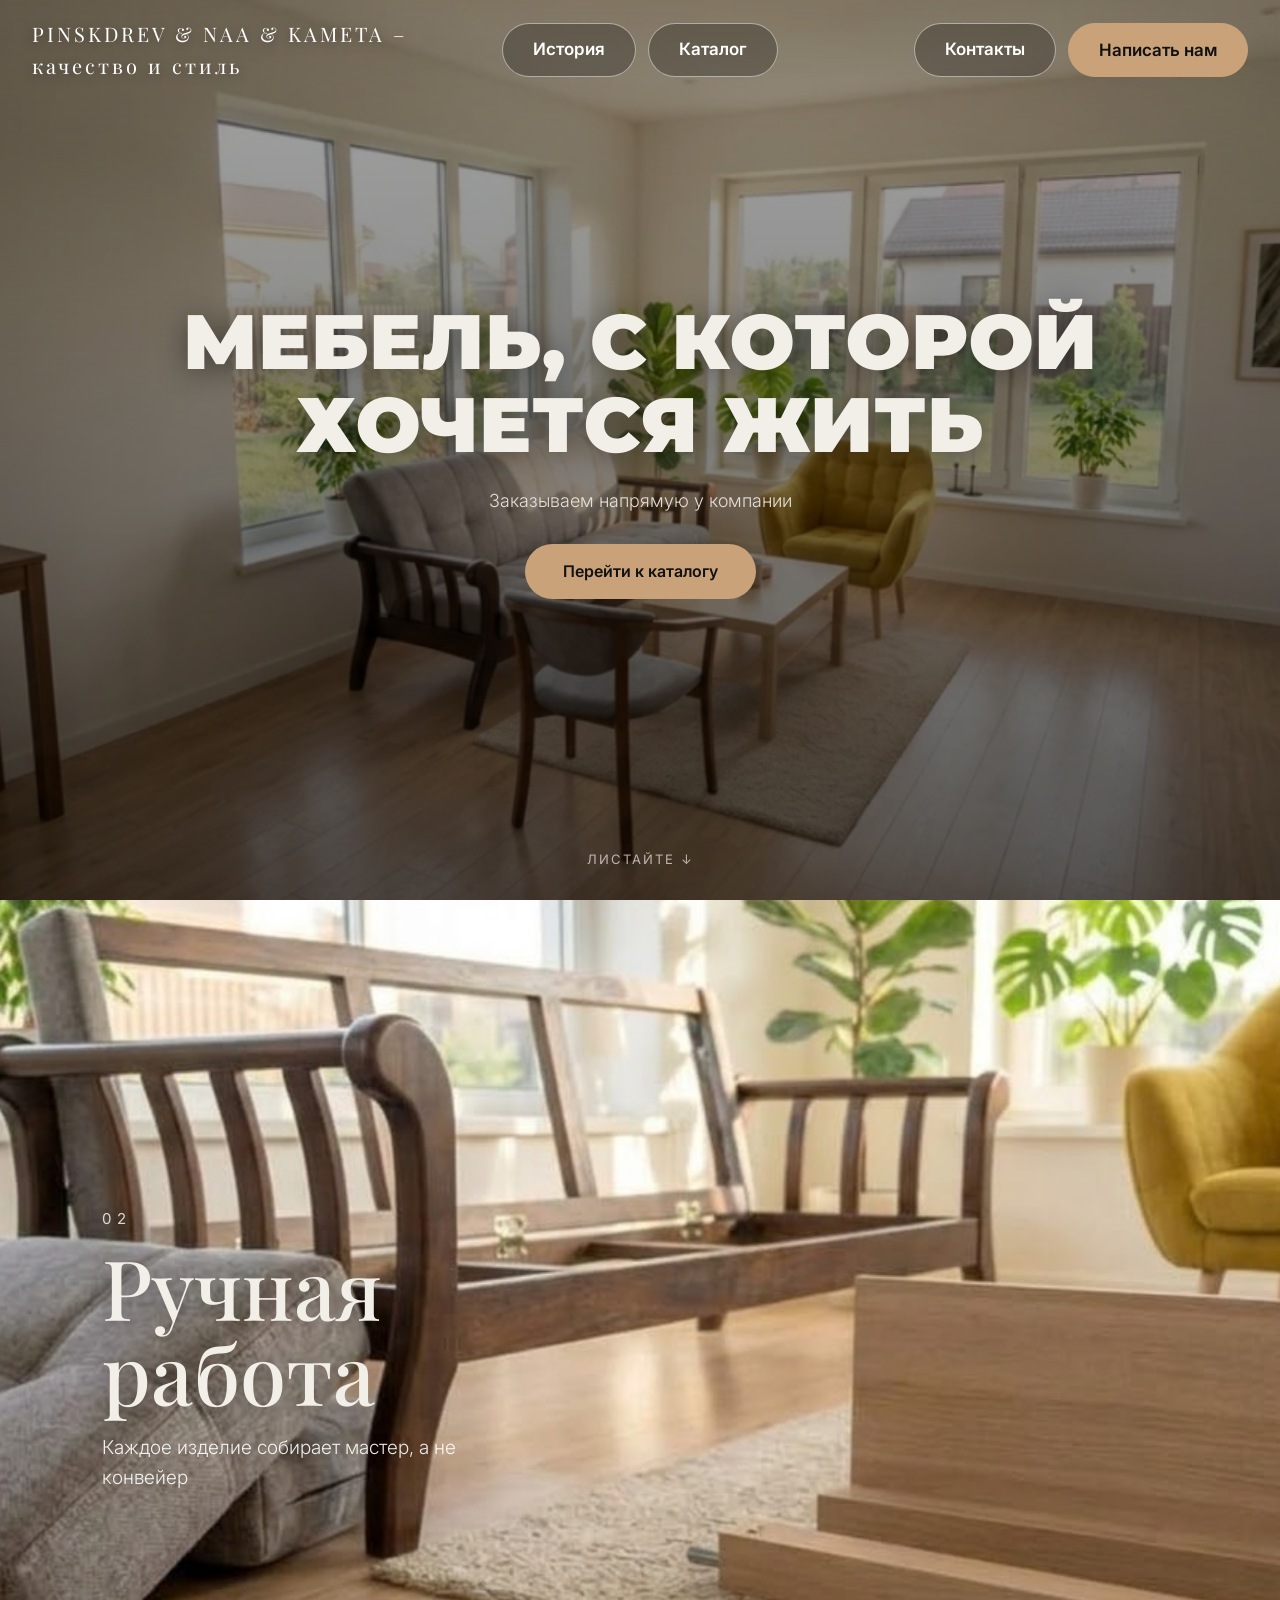
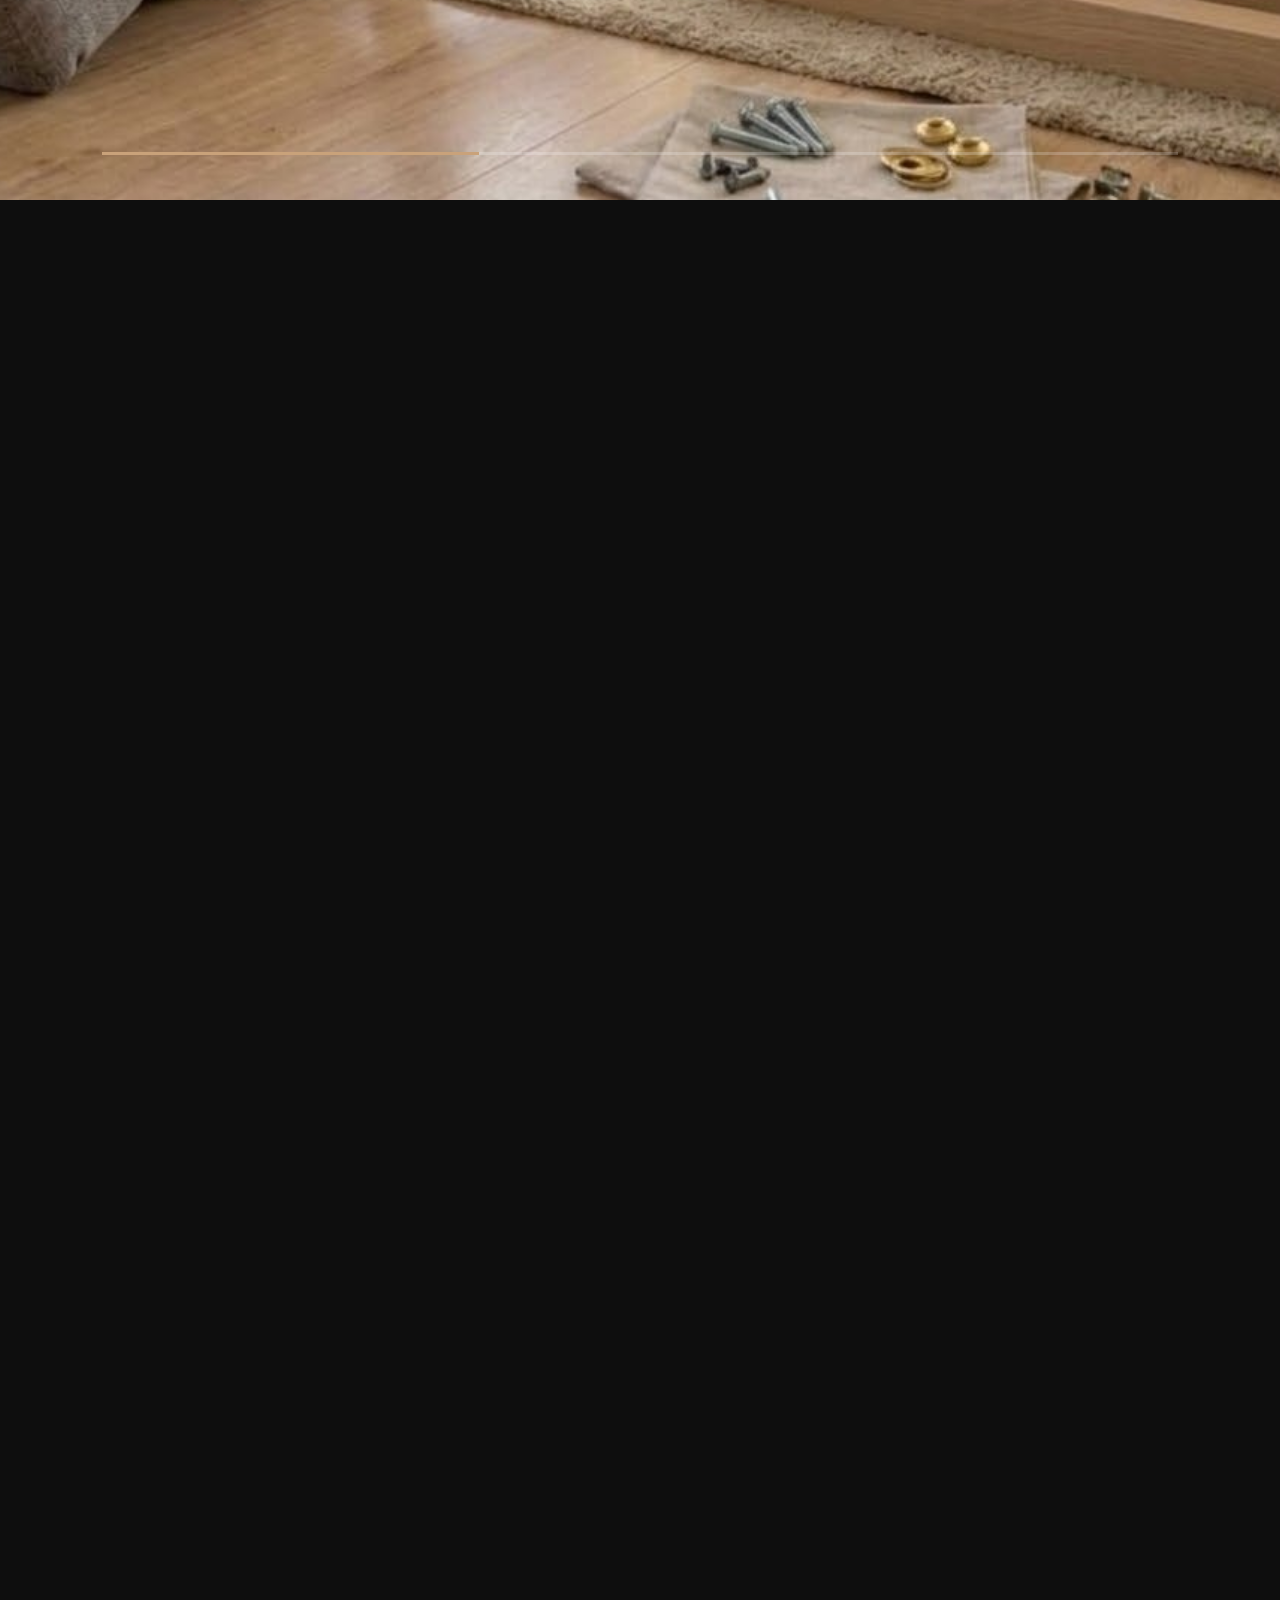
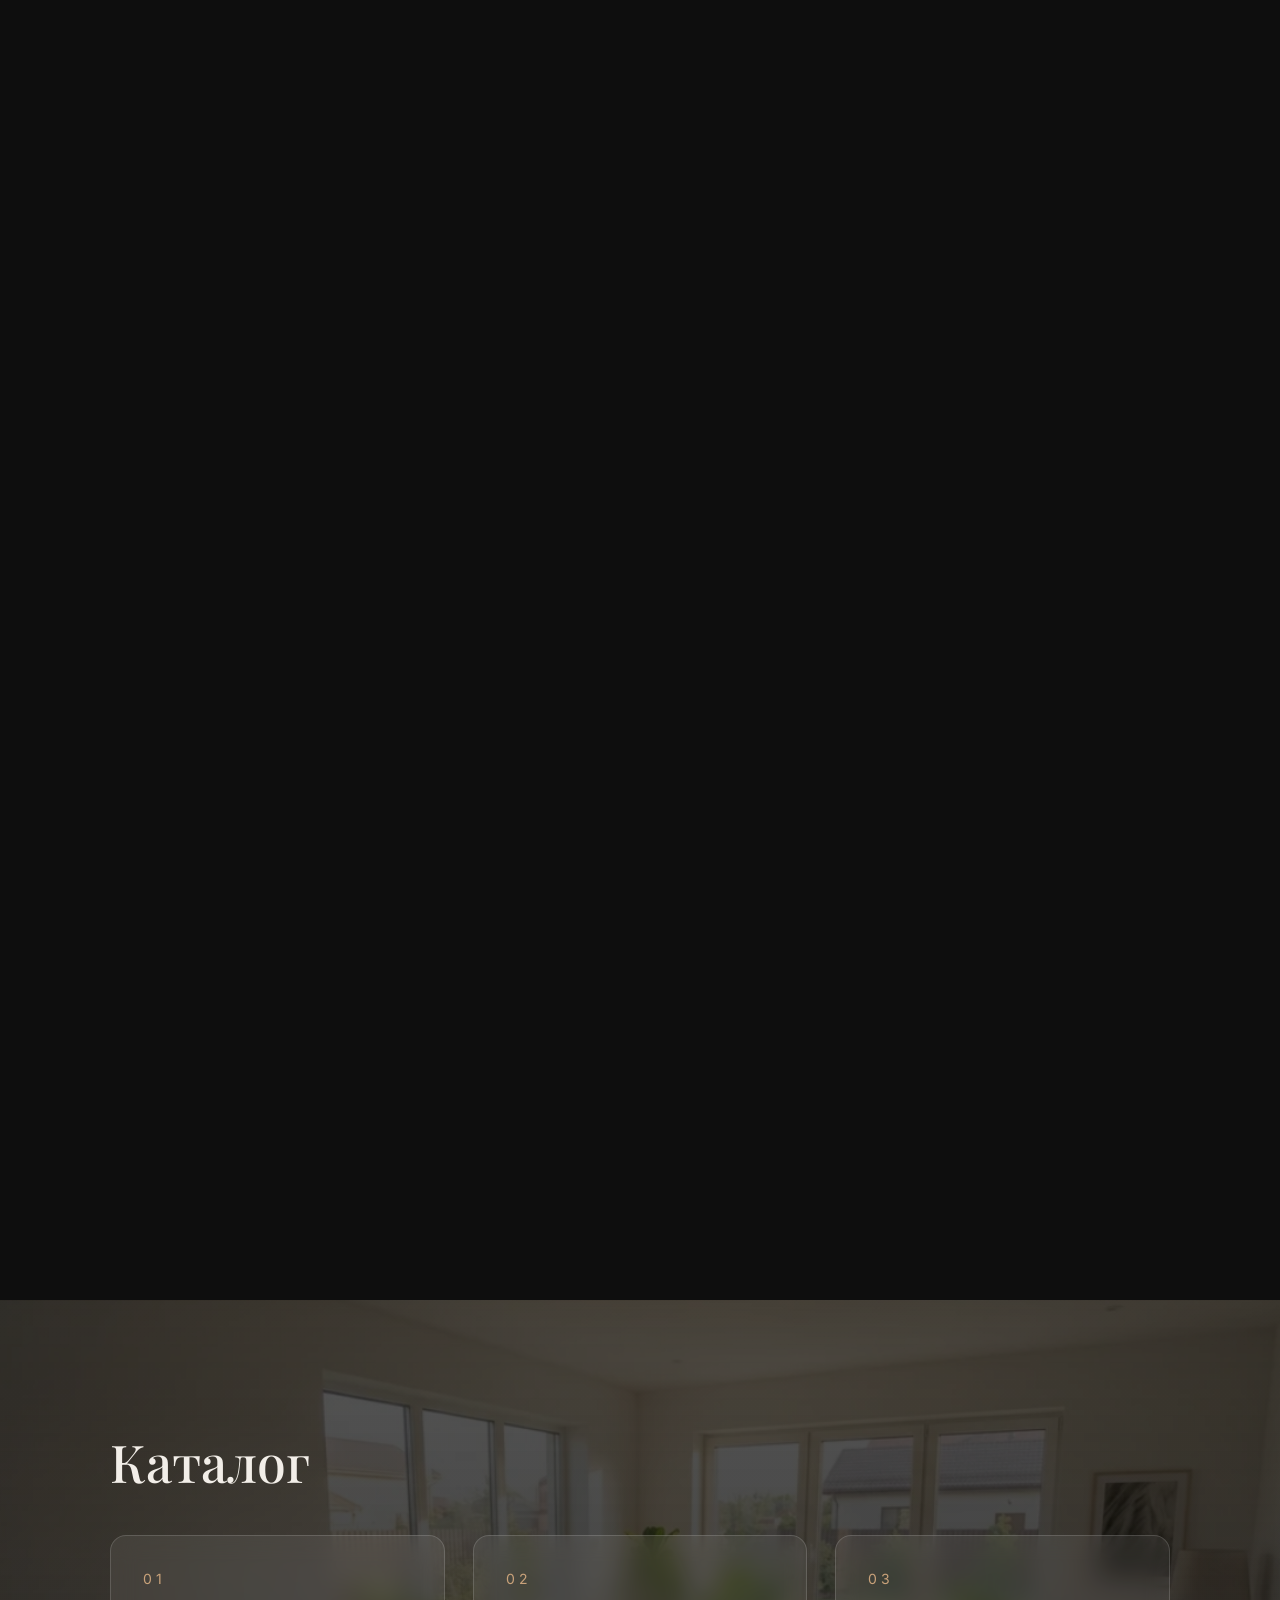
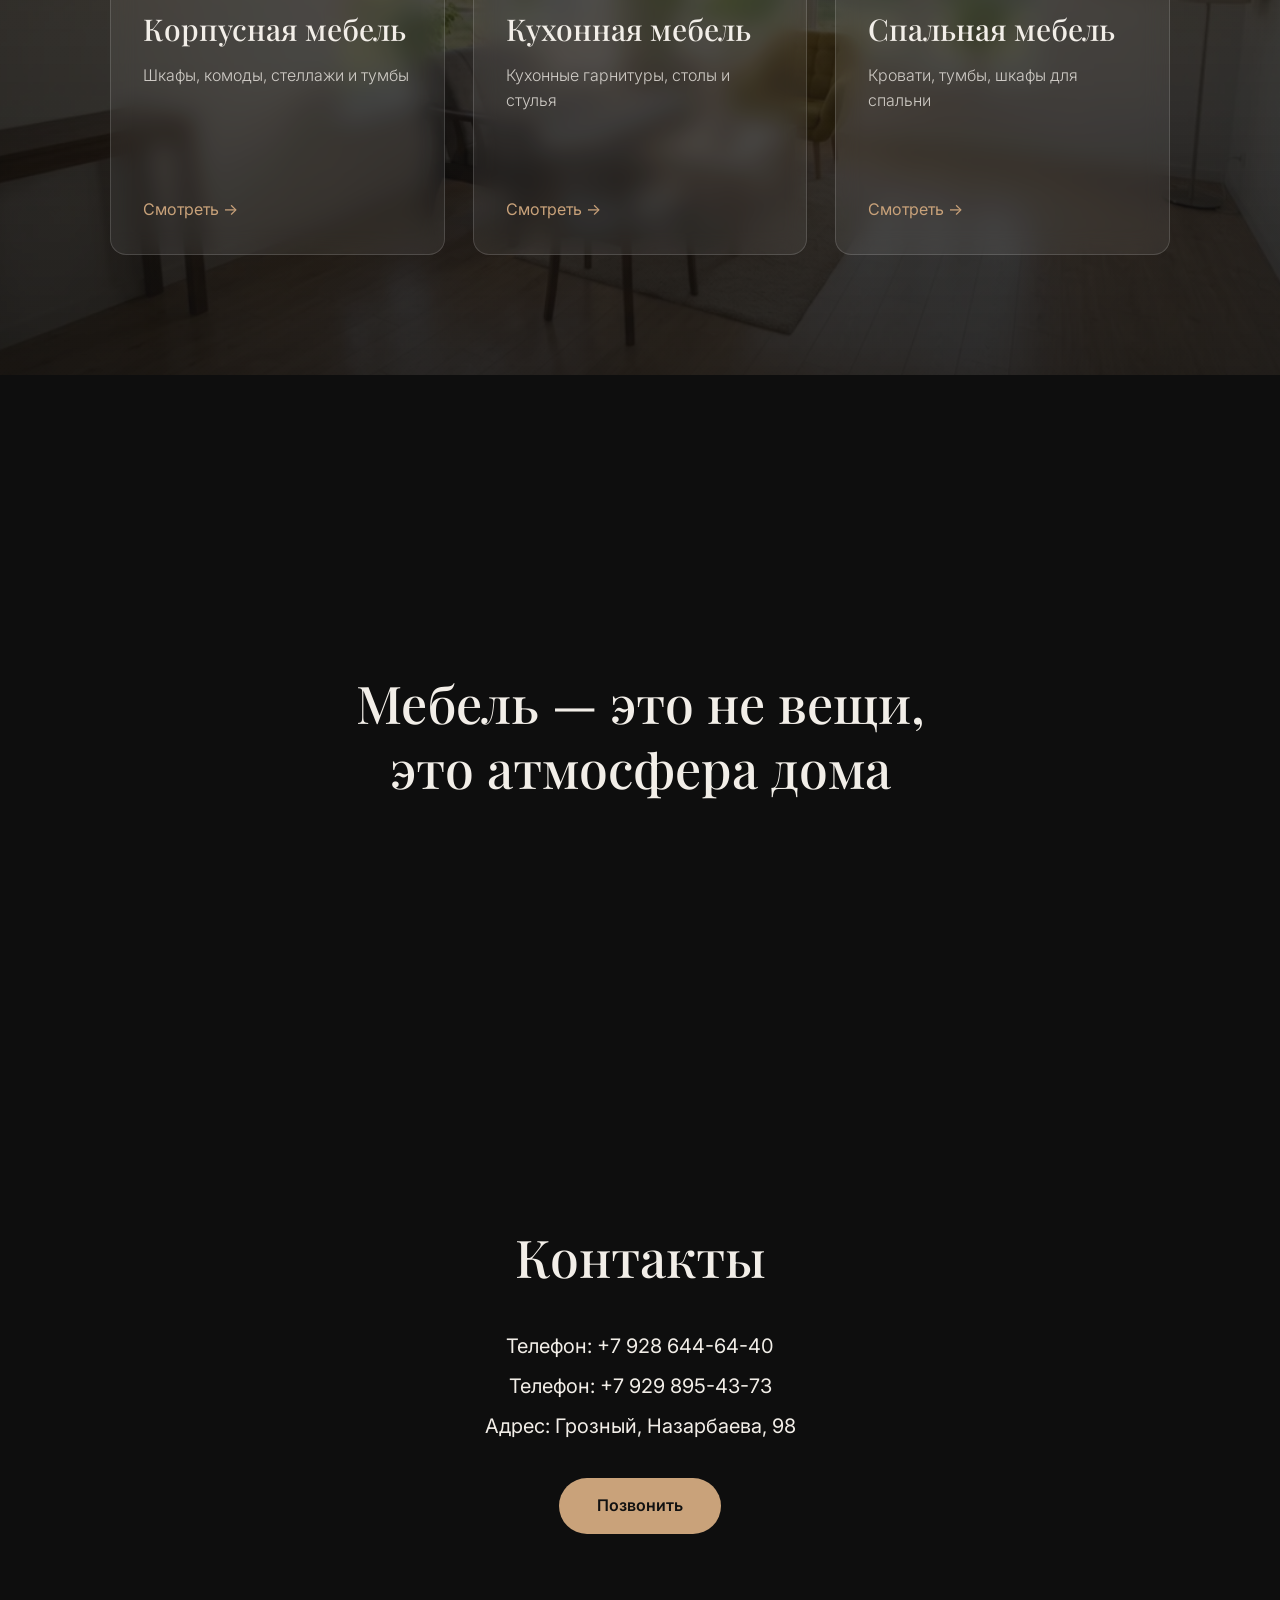
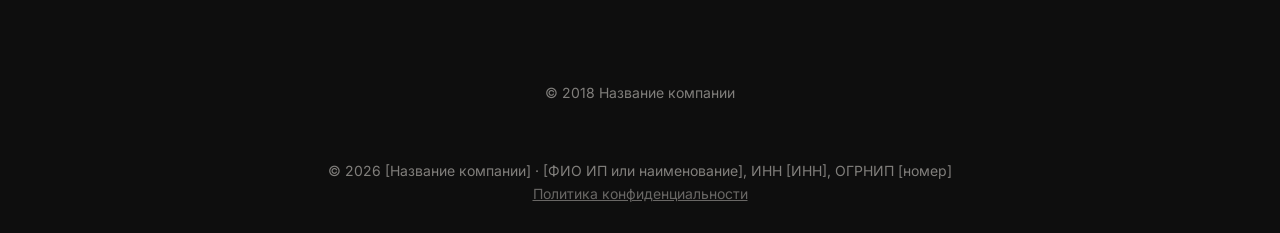
<file: index.html>
<!DOCTYPE html>
<html lang="ru">
<head>
  <meta charset="UTF-8">
  <meta name="viewport" content="width=device-width, initial-scale=1.0">
  <title>Белорусская мебель & NAA & KAMETA</title>
  <link rel="preconnect" href="https://fonts.googleapis.com">
 <link href="https://fonts.googleapis.com/css2?family=Inter:wght@300;400;600&family=Playfair+Display:wght@500;700;900&family=Unbounded:wght@500;700;900&family=Montserrat:wght@800;900&family=Oswald:wght@600;700&display=swap" rel="stylesheet">
  <link rel="stylesheet" href="css/style.css">
</head>
<script src="js/chat.js"></script>
<body>

  <header class="header" id="header">
  <div class="header__inner">
    <a href="#" class="logo">PINSKDREV & NAA & KAMETA – качество и стиль</a>
    <nav class="nav">
      <a href="#story">История</a>
      <a href="#catalog">Каталог</a>
    </nav>
    <a href="#contacts" class="header__btn">Контакты</a>
  </div>
</header>

  <!-- 1. Главный экран с видео -->
  <section class="hero">
    <img class="hero__video" src="images/hero.jpg" alt="Мебель на заказ">
    <div class="hero__overlay"></div>
    <div class="hero__content">
      <h1>Мебель, c которой<br>хочется жить</h1>
      <p>Заказываем напрямую у компании</p>
      <a href="#contacts" class="btn">Перейти к каталогу</a>
    </div>
    <div class="scroll-hint">листайте ↓</div>
  </section>

  <!-- 2. Видео, которое идёт за прокруткой -->
  <section class="scrub" id="story">
  <div class="scrub__sticky">

    <div class="slide">
      <img src="images/story1.jpg" alt="">
      <div class="slide__shade"></div>
      <div class="chapter">
        <span>01</span>
        <h2>Натуральное дерево</h2>
        <p>Только проверенные материалы, которые служат десятилетиями</p>
      </div>
    </div>

    <div class="slide">
      <img src="images/story2.jpg" alt="">
      <div class="slide__shade"></div>
      <div class="chapter">
        <span>02</span>
        <h2>Ручная работа</h2>
        <p>Каждое изделие собирает мастер, а не конвейер</p>
      </div>
    </div>

    <div class="slide">
      <img src="images/story3.jpg" alt="">
      <div class="slide__shade"></div>
      <div class="chapter">
        <span>03</span>
        <h2>Под ваш интерьер</h2>
        <p>Размер, цвет и форма подбираются именно для вашего дома</p>
      </div>
    </div>

    <div class="slide">
      <img src="images/story4.jpg" alt="">
      <div class="slide__shade"></div>
      <div class="chapter">
        <span>04</span>
        <h2>Стиль - основа атмосферы</h2>
        <p>Размер, цвет и форма подбираются именно для вашего дома</p>
      </div>
    </div>

    <div class="scrub__bar"><i></i></div>
  </div>
</section>

  <!-- 3. Каталог -->
  <section class="catalog" id="catalog">
  <div class="container">
    <h2 class="reveal">Каталог</h2>
    <div class="cat-grid" id="cat-grid"></div>
  </div>
</section>

  <!-- 4. Параллакс-полоса -->
  <section class="parallax">
    <h2 class="reveal">Мебель — это не вещи,<br>это атмосфера дома</h2>
  </section>

  <!-- 5. Контакты -->
  <section class="contacts" id="contacts">
    <div class="container">
      <h2 class="reveal">Контакты</h2>
      <p class="reveal">Телефон: +7 928 644-64-40</p>
      <p class="reveal">Телефон: +7 929 895-43-73</p>
      <p class="reveal">Адрес: Грозный, Назарбаева, 98</p>
      <a href="tel:+70000000000" class="btn reveal">Позвонить</a>
    </div>
  </section>

  <footer class="footer">
    <p>© 2018 Название компании</p>
  </footer>

    <script src="js/products.js"></script>
  <script src="js/shop.js"></script>
  <script src="js/script.js"></script>
  <script src="js/chat.js"></script>
</body>
</html>

<footer class="footer">
  <p>© 2026 [Название компании] · [ФИО ИП или наименование], ИНН [ИНН], ОГРНИП [номер]</p>
  <p><a href="privacy.html">Политика конфиденциальности</a></p>
</footer>
</file>
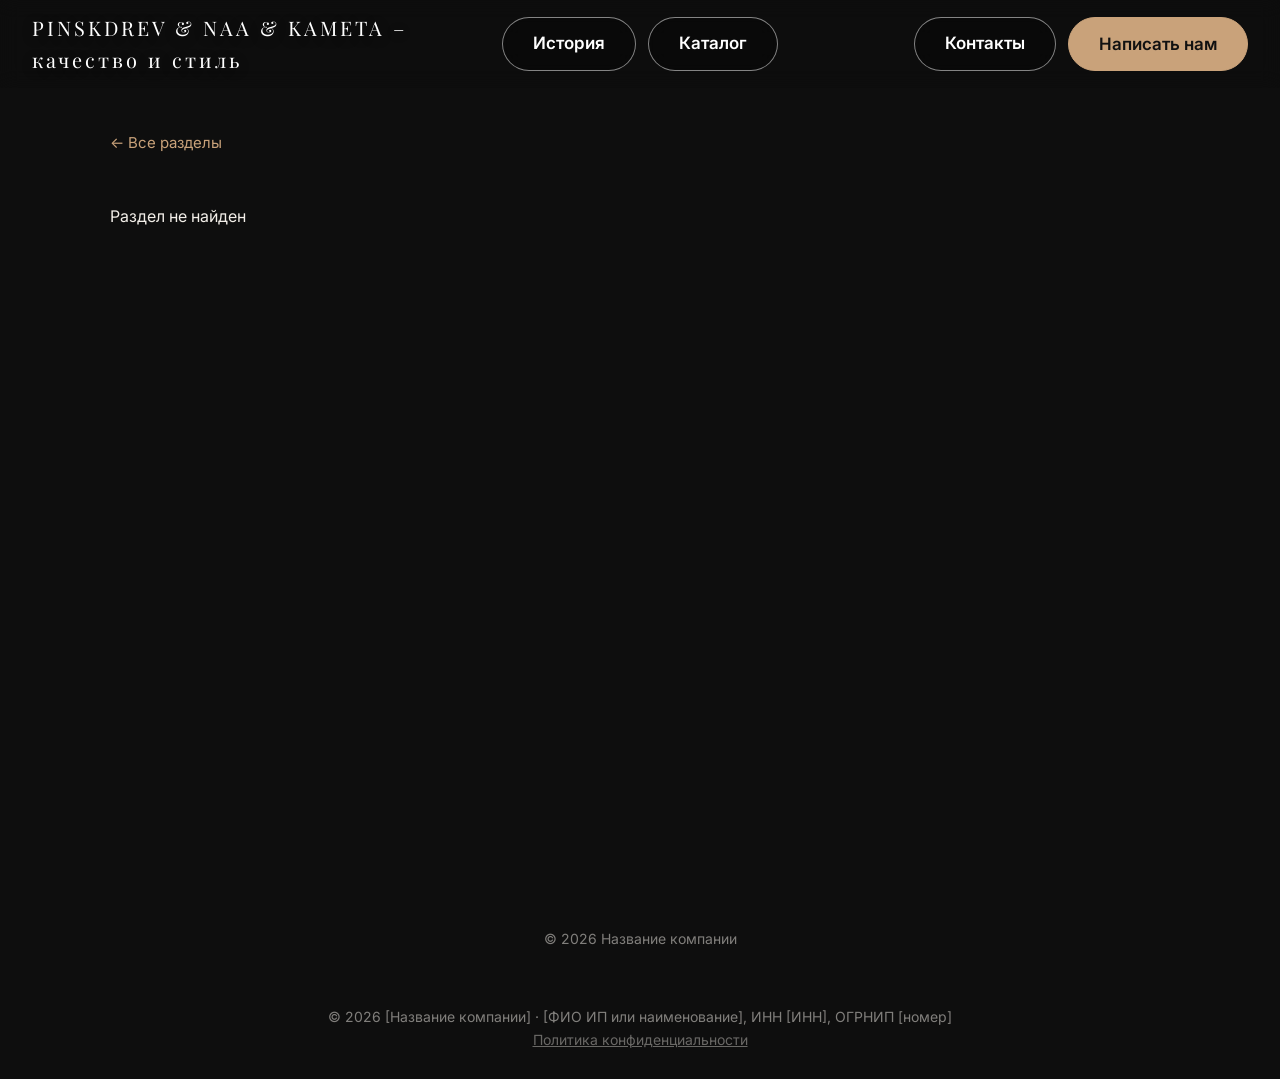
<file: category.html>
<!DOCTYPE html>
<html lang="ru">
<head>
  <meta charset="UTF-8">
  <meta name="viewport" content="width=device-width, initial-scale=1.0">
  <title>Каталог</title>
  <link rel="preconnect" href="https://fonts.googleapis.com">
  <link href="https://fonts.googleapis.com/css2?family=Inter:wght@300;400;600&family=Playfair+Display:wght@500;700&display=swap" rel="stylesheet">
  <link rel="stylesheet" href="css/style.css">
</head>
<script src="js/chat.js"></script>
<body>
  <header class="header scrolled">
  <div class="header__inner">
    <a href="index.html" class="logo">PINSKDREV & NAA & KAMETA – качество и стиль</a>
    <nav class="nav">
      <a href="index.html#story">История</a>
      <a href="index.html#catalog">Каталог</a>
    </nav>
    <a href="index.html#contacts" class="header__btn">Контакты</a>
  </div>
</header>

  <main class="page">
    <div class="container">
      <a class="back" href="index.html#catalog">← Все разделы</a>
      <h1 id="cat-title"></h1>
      <p id="cat-desc" class="page__lead"></p>
      <div class="product-grid" id="products"></div>
    </div>
  </main>

  <footer class="footer"><p>© 2026 Название компании</p></footer>

  <script src="js/products.js"></script>
  <script src="js/shop.js"></script>
</body>
</html>

<footer class="footer">
  <p>© 2026 [Название компании] · [ФИО ИП или наименование], ИНН [ИНН], ОГРНИП [номер]</p>
  <p><a href="privacy.html">Политика конфиденциальности</a></p>
</footer>
</file>
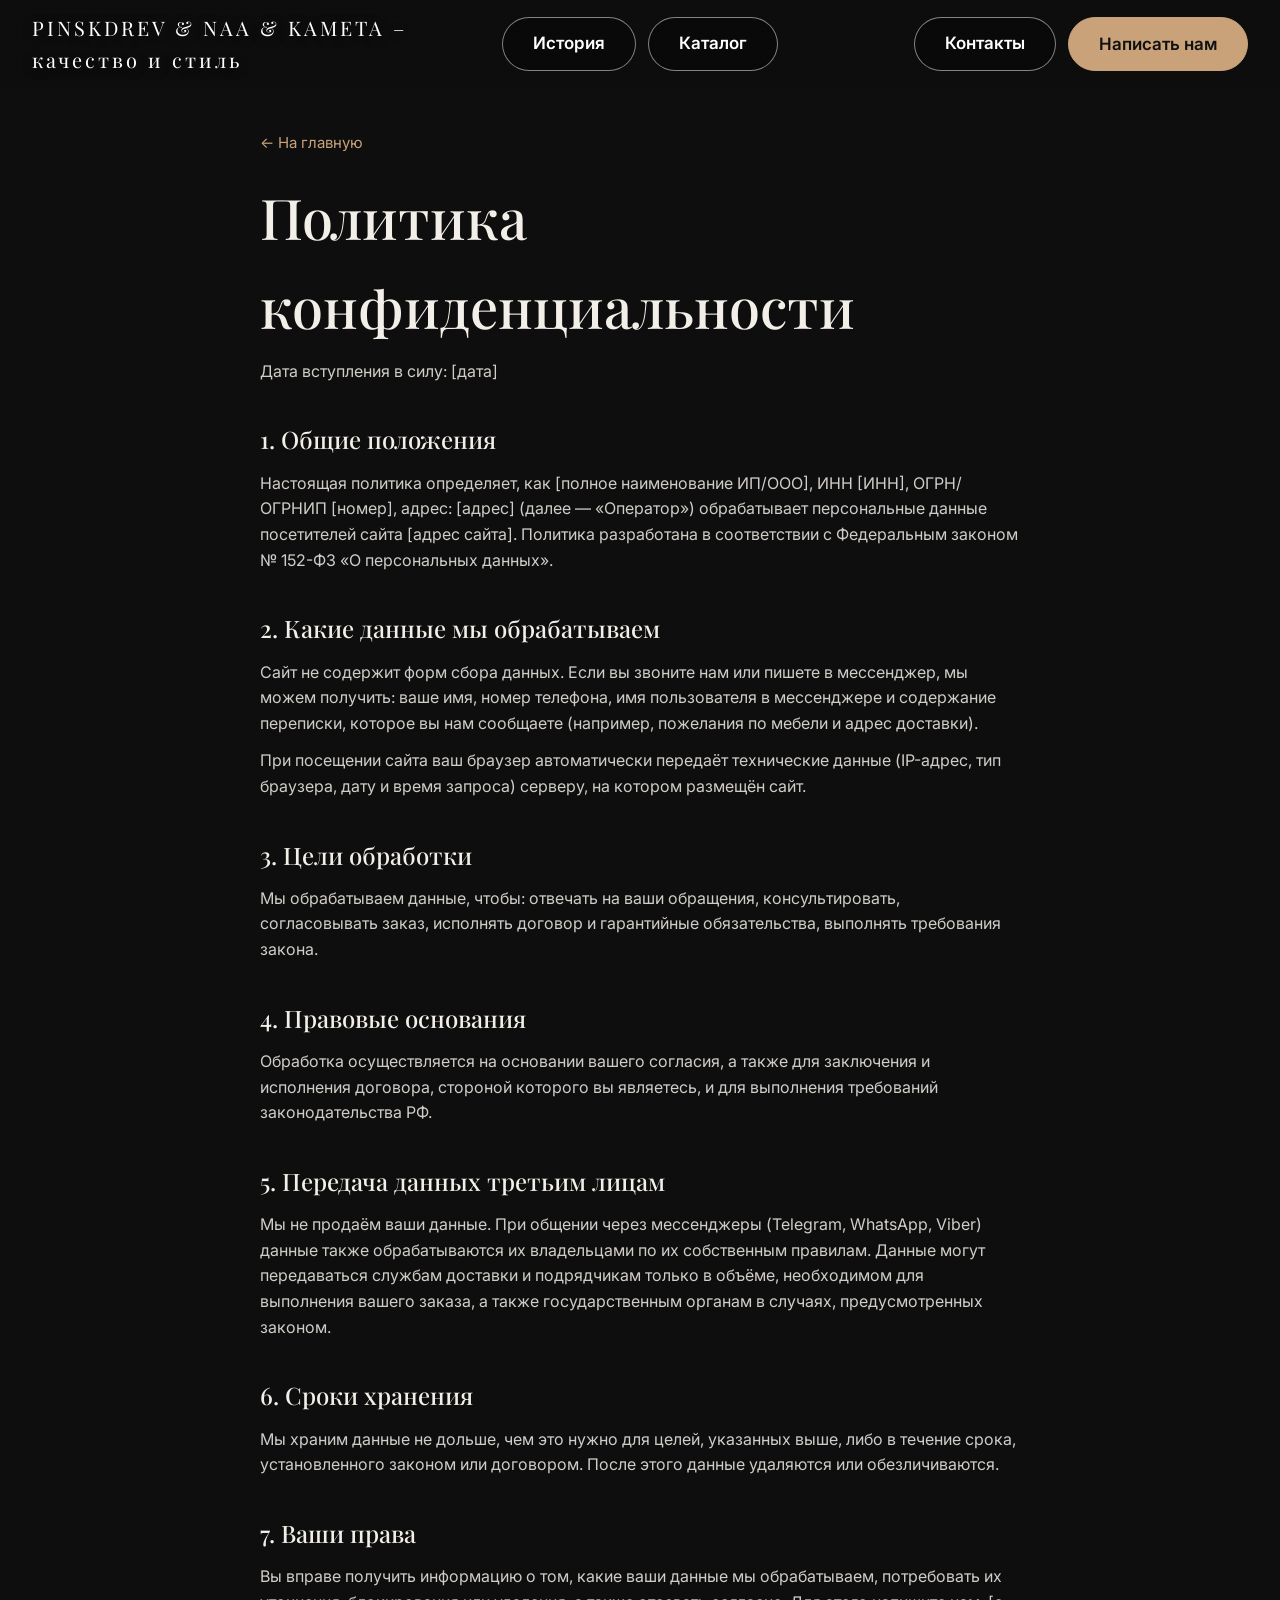
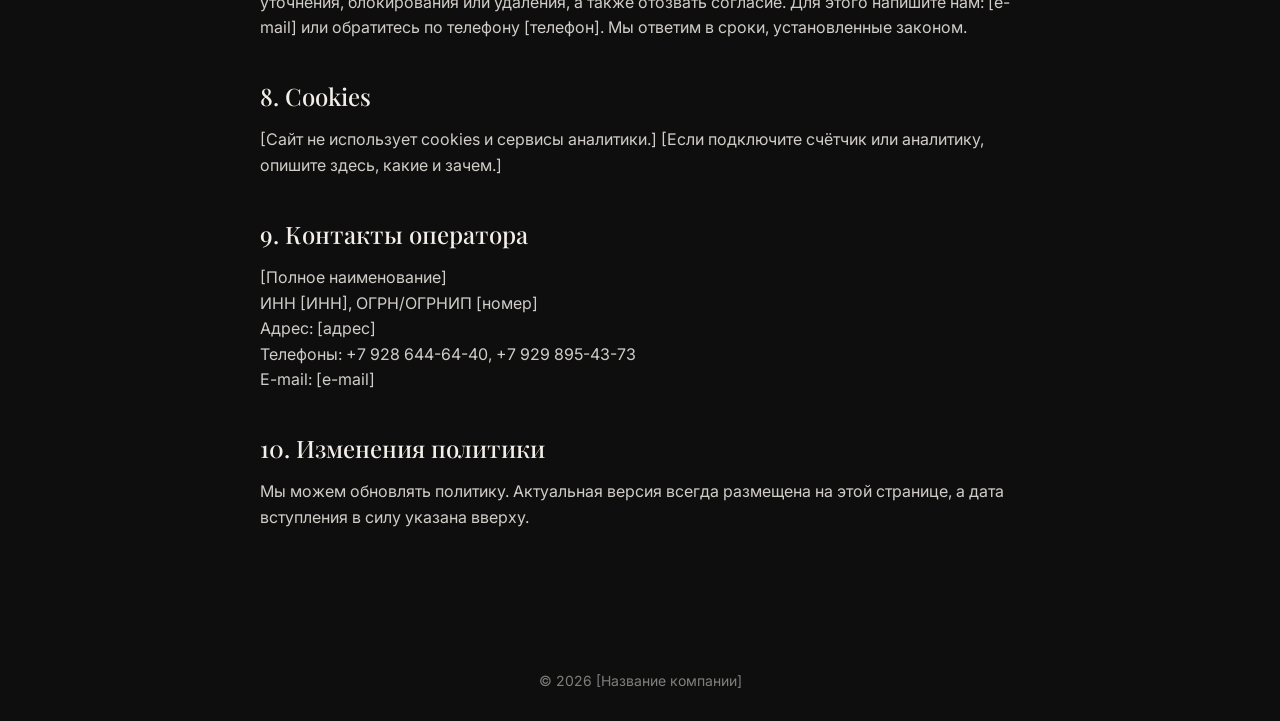
<file: privacy.html>
<!DOCTYPE html>
<html lang="ru">
<head>
  <meta charset="UTF-8">
  <meta name="viewport" content="width=device-width, initial-scale=1.0">
  <title>Политика конфиденциальности</title>
  <link rel="preconnect" href="https://fonts.googleapis.com">
  <link href="https://fonts.googleapis.com/css2?family=Inter:wght@300;400;600&family=Playfair+Display:wght@500;700&display=swap" rel="stylesheet">
  <link rel="stylesheet" href="css/style.css">
</head>
<body>
  <header class="header scrolled">
    <div class="header__inner">
      <a href="index.html" class="logo">PINSKDREV & NAA & KAMETA – качество и стиль</a>
      <nav class="nav">
        <a href="index.html#story">История</a>
        <a href="index.html#catalog">Каталог</a>
      </nav>
      <a href="index.html#contacts" class="header__btn">Контакты</a>
    </div>
  </header>

  <main class="page">
    <div class="container legal">
      <a class="back" href="index.html">← На главную</a>
      <h1>Политика конфиденциальности</h1>
      <p class="page__lead">Дата вступления в силу: [дата]</p>

      <h2>1. Общие положения</h2>
      <p>Настоящая политика определяет, как [полное наименование ИП/ООО], ИНН [ИНН], ОГРН/ОГРНИП [номер], адрес: [адрес] (далее — «Оператор») обрабатывает персональные данные посетителей сайта [адрес сайта]. Политика разработана в соответствии с Федеральным законом № 152-ФЗ «О персональных данных».</p>

      <h2>2. Какие данные мы обрабатываем</h2>
      <p>Сайт не содержит форм сбора данных. Если вы звоните нам или пишете в мессенджер, мы можем получить: ваше имя, номер телефона, имя пользователя в мессенджере и содержание переписки, которое вы нам сообщаете (например, пожелания по мебели и адрес доставки).</p>
      <p>При посещении сайта ваш браузер автоматически передаёт технические данные (IP-адрес, тип браузера, дату и время запроса) серверу, на котором размещён сайт.</p>

      <h2>3. Цели обработки</h2>
      <p>Мы обрабатываем данные, чтобы: отвечать на ваши обращения, консультировать, согласовывать заказ, исполнять договор и гарантийные обязательства, выполнять требования закона.</p>

      <h2>4. Правовые основания</h2>
      <p>Обработка осуществляется на основании вашего согласия, а также для заключения и исполнения договора, стороной которого вы являетесь, и для выполнения требований законодательства РФ.</p>

      <h2>5. Передача данных третьим лицам</h2>
      <p>Мы не продаём ваши данные. При общении через мессенджеры (Telegram, WhatsApp, Viber) данные также обрабатываются их владельцами по их собственным правилам. Данные могут передаваться службам доставки и подрядчикам только в объёме, необходимом для выполнения вашего заказа, а также государственным органам в случаях, предусмотренных законом.</p>

      <h2>6. Сроки хранения</h2>
      <p>Мы храним данные не дольше, чем это нужно для целей, указанных выше, либо в течение срока, установленного законом или договором. После этого данные удаляются или обезличиваются.</p>

      <h2>7. Ваши права</h2>
      <p>Вы вправе получить информацию о том, какие ваши данные мы обрабатываем, потребовать их уточнения, блокирования или удаления, а также отозвать согласие. Для этого напишите нам: [e-mail] или обратитесь по телефону [телефон]. Мы ответим в сроки, установленные законом.</p>

      <h2>8. Cookies</h2>
      <p>[Сайт не использует cookies и сервисы аналитики.] [Если подключите счётчик или аналитику, опишите здесь, какие и зачем.]</p>

      <h2>9. Контакты оператора</h2>
      <p>[Полное наименование]<br>ИНН [ИНН], ОГРН/ОГРНИП [номер]<br>Адрес: [адрес]<br>Телефоны: +7 928 644-64-40, +7 929 895-43-73<br>E-mail: [e-mail]</p>

      <h2>10. Изменения политики</h2>
      <p>Мы можем обновлять политику. Актуальная версия всегда размещена на этой странице, а дата вступления в силу указана вверху.</p>
    </div>
  </main>

  <footer class="footer"><p>© 2026 [Название компании]</p></footer>

  <script src="js/chat.js"></script>
</body>
</html>
</file>
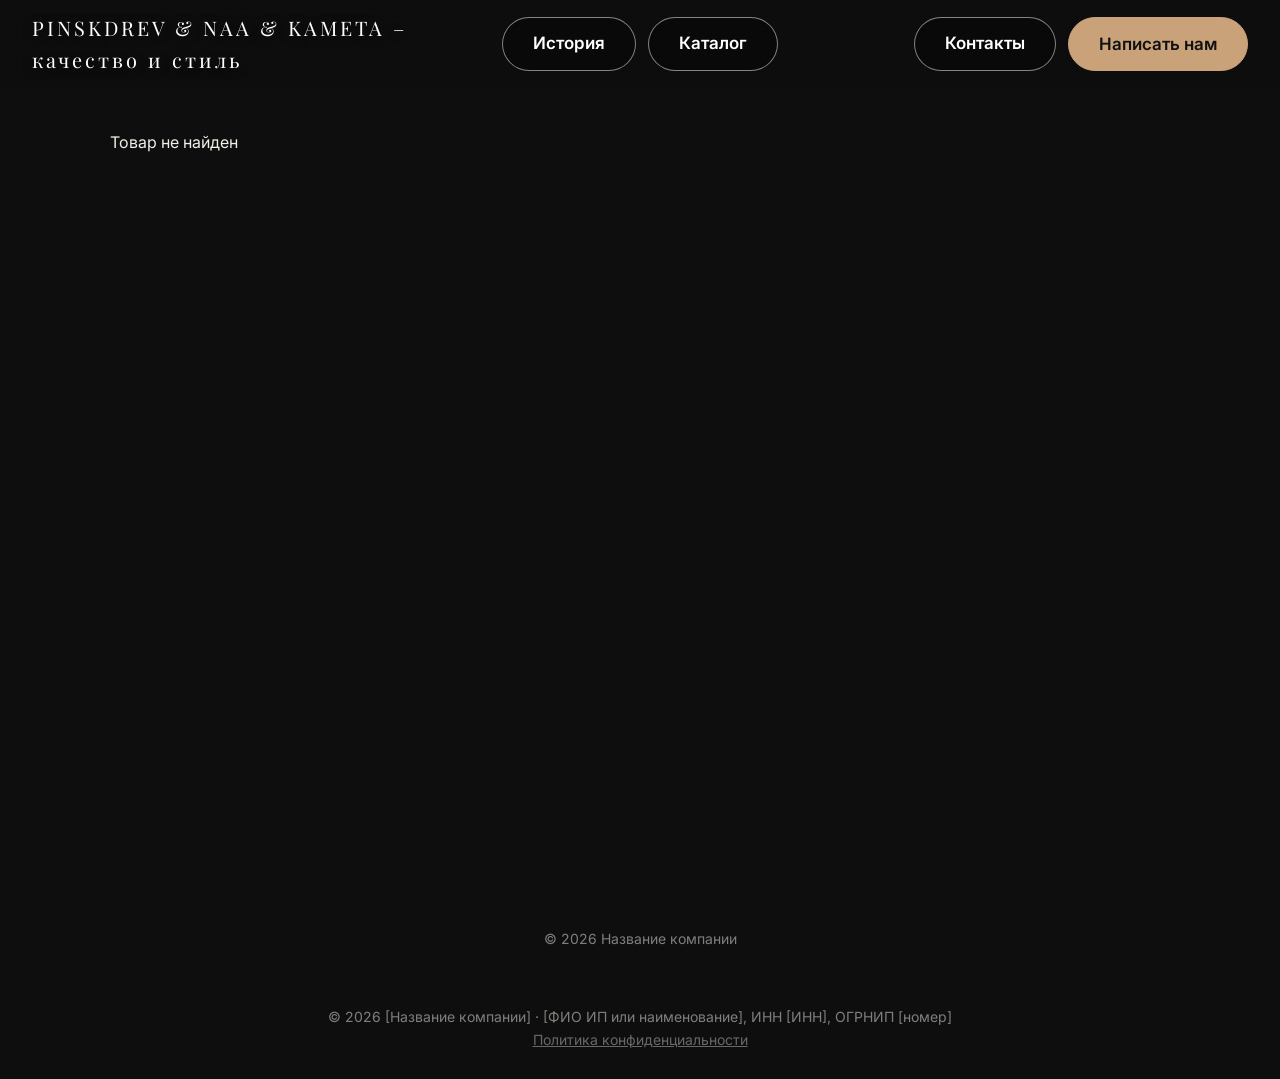
<file: product.html>
<!DOCTYPE html>
<html lang="ru">
<head>
  <meta charset="UTF-8">
  <meta name="viewport" content="width=device-width, initial-scale=1.0">
  <title>Товар</title>
  <link rel="preconnect" href="https://fonts.googleapis.com">
  <link href="https://fonts.googleapis.com/css2?family=Inter:wght@300;400;600&family=Playfair+Display:wght@500;700&display=swap" rel="stylesheet">
  <link rel="stylesheet" href="css/style.css">
</head>
<script src="js/chat.js"></script>
<body>
  <header class="header scrolled">
  <div class="header__inner">
    <a href="index.html" class="logo">PINSKDREV & NAA & KAMETA – качество и стиль</a>
    <nav class="nav">
      <a href="index.html#story">История</a>
      <a href="index.html#catalog">Каталог</a>
    </nav>
    <a href="index.html#contacts" class="header__btn">Контакты</a>
  </div>
</header>

  <main class="page">
    <div class="container">
      <div class="product" id="product"></div>
    </div>
  </main>

  <footer class="footer"><p>© 2026 Название компании</p></footer>

  <script src="js/products.js"></script>
  <script src="js/shop.js"></script>
</body>
</html>


<footer class="footer">
  <p>© 2026 [Название компании] · [ФИО ИП или наименование], ИНН [ИНН], ОГРНИП [номер]</p>
  <p><a href="privacy.html">Политика конфиденциальности</a></p>
</footer>
</file>
<file: css/style.css>
* { margin: 0; padding: 0; box-sizing: border-box; }
html { scroll-behavior: smooth; }

:root {
  --bg: #0e0e0e;
  --text: #f2eee8;
  --accent: #c9a27a;
}

body {
  font-family: 'Inter', sans-serif;
  background: var(--bg);
  color: var(--text);
  line-height: 1.6;
}

h1, h2, h3 { font-family: 'Playfair Display', serif; font-weight: 500; }
h2 { font-size: clamp(30px, 5vw, 52px); margin-bottom: 32px; }

.container { max-width: 1100px; margin: 0 auto; padding: 0 20px; }

/* Шапка */
.header {
  position: fixed; top: 0; left: 0; width: 100%;
  z-index: 100; padding: 22px 0;
  transition: background .3s, padding .3s;
}
.header.scrolled {
  background: rgba(14,14,14,.85);
  backdrop-filter: blur(10px);
  padding: 14px 0;
}
.header__inner { display: flex; align-items: center; justify-content: space-between; }
.logo { font-family: 'Playfair Display', serif; font-size: 22px; letter-spacing: 3px; color: var(--text); text-decoration: none; }
.nav a { margin: 0 14px; color: var(--text); text-decoration: none; font-size: 15px; opacity: .85; }
.nav a:hover { color: var(--accent); }
.header__phone { color: var(--text); text-decoration: none; }

/* Главный экран */
.hero { position: relative; height: 100vh; display: flex; align-items: center; justify-content: center; text-align: center; overflow: hidden; }
.hero__video { position: absolute; inset: 0; width: 100%; height: 100%; object-fit: cover; }
.hero__overlay { position: absolute; inset: 0; background: linear-gradient(rgba(0,0,0,.35), rgba(0,0,0,.6)); }
.hero__content { position: relative; padding: 0 20px; }
.hero h1 { font-size: clamp(38px, 7vw, 84px); line-height: 1.1; margin-bottom: 20px; }
.hero p { font-size: 18px; font-weight: 300; opacity: .9; }
.scroll-hint { position: absolute; bottom: 30px; left: 50%; transform: translateX(-50%); font-size: 13px; letter-spacing: 2px; text-transform: uppercase; opacity: .7; animation: float 2s infinite; }
@keyframes float { 50% { transform: translate(-50%, 8px); } }

.btn {
  display: inline-block; margin-top: 28px; padding: 15px 38px;
  background: var(--accent); color: #111; text-decoration: none;
  border-radius: 50px; font-weight: 600; transition: transform .3s, background .3s;
}
.btn:hover { transform: scale(1.05); background: #dcb48c; }

/* Видео, управляемое прокруткой */
.scrub { height: 300vh; position: relative; }
.scrub__sticky { position: sticky; top: 0; height: 100vh; overflow: hidden; }
.scrub__video { width: 100%; height: 100%; object-fit: cover; }
.scrub__overlay { position: absolute; inset: 0; background: rgba(0,0,0,.45); }


/* Параллакс */
.parallax {
  min-height: 80vh; display: flex; align-items: center; justify-content: center;
  text-align: center; padding: 0 20px;
  background: linear-gradient(rgba(0,0,0,.5), rgba(0,0,0,.5)), url('../images/parallax.jpg') center / cover;
  background-attachment: fixed;
}
.parallax h2 { margin: 0; line-height: 1.25; }

/* Контакты */
.contacts { padding: 120px 0; text-align: center; }
.contacts p { font-size: 20px; margin-bottom: 8px; }

.footer { padding: 28px; text-align: center; font-size: 14px; opacity: .5; }

/* Появление при прокрутке */
.reveal { opacity: 0; transform: translateY(40px); transition: opacity .9s ease, transform .9s ease; }
.reveal.visible { opacity: 1; transform: none; }

/* Телефон */
@media (max-width: 768px) {
  .nav { display: none; }
}

.scrub { height: 400vh; position: relative; }

.chapter {
  position: absolute; left: 8vw; bottom: 14vh; max-width: 480px;
  opacity: 0; transform: translateY(30px);
  transition: opacity .7s ease, transform .7s ease;
}
.chapter.active { opacity: 1; transform: none; }
.chapter span { color: var(--accent); letter-spacing: 4px; font-size: 14px; }
.chapter h2 { margin: 8px 0 12px; }
.chapter p { font-size: 18px; font-weight: 300; opacity: .85; }

.scrub__bar {
  position: absolute; left: 8vw; right: 8vw; bottom: 6vh;
  height: 2px; background: rgba(255,255,255,.2);
}
.scrub__bar i { display: block; height: 100%; width: 0; background: var(--accent); }

@media (max-width: 768px) {
  .chapter { left: 6vw; right: 6vw; }
}

/* Каталог на главной: один общий фон */
.catalog {
  padding: 120px 0;
  background:
    linear-gradient(rgba(14,14,14,.7), rgba(14,14,14,.85)),
    url('../images/catalog-bg.jpg') center / cover;
}
.cat-grid { display: grid; grid-template-columns: repeat(3, 1fr); gap: 28px; }
.cat-card {
  display: flex; flex-direction: column; min-height: 320px; padding: 32px;
  background: rgba(255,255,255,.07); backdrop-filter: blur(12px);
  border: 1px solid rgba(255,255,255,.15); border-radius: 16px;
  color: var(--text); text-decoration: none;
  transition: transform .4s, background .4s, border-color .4s;
}
.cat-card:hover { transform: translateY(-8px); background: rgba(255,255,255,.12); border-color: var(--accent); }
.cat-card__num { color: var(--accent); letter-spacing: 4px; font-size: 14px; }
.cat-card h3 { font-size: 30px; margin: 14px 0 10px; }
.cat-card p { opacity: .8; font-weight: 300; }
.cat-card__more { margin-top: auto; color: var(--accent); }

/* Внутренние страницы */
.page { padding: 130px 0 100px; min-height: 100vh; }
.page h1 { font-size: clamp(32px, 5vw, 56px); margin: 16px 0 8px; }
.page__lead { opacity: .75; margin-bottom: 48px; }
.back { color: var(--accent); text-decoration: none; font-size: 15px; }

.product-grid { display: grid; grid-template-columns: repeat(3, 1fr); gap: 28px; }
.product-card { color: var(--text); text-decoration: none; }
.product-card img {
  width: 100%; height: 340px; object-fit: cover; border-radius: 12px;
  transition: transform .5s;
}
.product-card:hover img { transform: scale(1.03); }
.product-card h3 { font-size: 22px; margin-top: 14px; }
.product-card p { color: var(--accent); font-size: 18px; }

/* Страница товара */
.product { display: grid; grid-template-columns: 1.1fr 1fr; gap: 56px; align-items: start; }
.product__gallery > img#main-photo { width: 100%; max-height: 600px; object-fit: cover; border-radius: 14px; }
.product__thumbs { display: flex; gap: 10px; margin-top: 12px; flex-wrap: wrap; }
.product__thumbs img { width: 80px; height: 80px; object-fit: cover; border-radius: 8px; cursor: pointer; opacity: .7; }
.product__thumbs img:hover { opacity: 1; }
.product__price { font-size: 32px; color: var(--accent); margin: 8px 0 20px; }
.product__desc { opacity: .85; margin-bottom: 28px; }
.specs { width: 100%; border-collapse: collapse; margin-bottom: 12px; }
.specs td { padding: 12px 0; border-bottom: 1px solid rgba(255,255,255,.12); }
.specs td:first-child { opacity: .6; width: 45%; }

@media (max-width: 768px) {
  .cat-grid, .product-grid { grid-template-columns: 1fr; }
  .product { grid-template-columns: 1fr; gap: 32px; }
  .nav { display: none; }
}

.cat-card { animation: rise .9s ease both; }
@keyframes rise {
  from { opacity: 0; transform: translateY(30px); }
}

.scrub__sticky {
  position: sticky; top: 0;
  width: 100%; height: 100vh;
  overflow: hidden; background: #0e0e0e;
}
.slide { position: absolute; top: 0; left: 0; width: 100%; height: 100%; }
.slide img {
  position: absolute; top: 0; left: 0;
  width: 100%; height: 100%; object-fit: cover;
}

.slide__shade {
  background: linear-gradient(to right, rgba(0,0,0,.6), rgba(0,0,0,0) 65%);
}

.chapter {
  left: 8vw; top: 50%; bottom: auto;
  max-width: 560px;
  transform: translateY(-35%);
  text-shadow: 0 2px 24px rgba(0,0,0,.35);
}
.slide.active .chapter { opacity: 1; transform: translateY(-50%); }

.chapter span {
  display: block; margin-bottom: 14px;
  font-size: 15px; letter-spacing: 6px; color: #fff; opacity: .8;
}
.chapter h2 {
  font-size: clamp(42px, 6.5vw, 92px);
  line-height: 1.02; margin: 0 0 18px;
}
.chapter p { font-size: 19px; max-width: 420px; color: #fff; opacity: .9; }

.scrub__bar { height: 3px; left: 8vw; right: 8vw; bottom: 5vh; }

/* Новая шапка */
.header { padding: 18px 0; }
.header.scrolled { padding: 12px 0; }

.header__inner {
  display: grid;
  grid-template-columns: 1fr auto 1fr;
  align-items: center;
  padding: 0 32px;
}

.logo {
  justify-self: start;
  font-size: 20px;
  color: #fff;
  text-shadow: 0 2px 12px rgba(0,0,0,.4);
}

.nav { display: flex; gap: 12px; justify-self: center; }

.nav a,
.header__btn {
  margin: 0;
  padding: 12px 30px;
  font-size: 17px;
  font-weight: 600;
  color: #fff;
  opacity: 1;
  text-decoration: none;
  background: rgba(0,0,0,.25);
  border: 1px solid rgba(255,255,255,.5);
  border-radius: 50px;
  backdrop-filter: blur(10px);
  transition: background .3s, border-color .3s, transform .3s;
}

.header__btn { justify-self: end; }

.nav a:hover,
.header__btn:hover {
  background: rgba(255,255,255,.25);
  border-color: #fff;
  color: #fff;
  transform: translateY(-2px);
}

@media (max-width: 768px) {
  .header__inner { grid-template-columns: 1fr auto; padding: 0 16px; }
  .logo { font-size: 15px; }
  .nav { display: none; }
  .header__btn { padding: 9px 20px; font-size: 15px; }
}



.hero h1 {
  font-family: 'Montserrat', sans-serif;
  font-weight: 900;
  font-size: clamp(34px, 6vw, 80px);
  line-height: 1.08;
  text-transform: uppercase;
  letter-spacing: 1px;
  text-shadow: 0 4px 30px rgba(0,0,0,.45);
}

.header h1 {
  font-family: 'Unbounded', sans-serif;
  font-weight: 700;
  font-size: clamp(32px, 5.5vw, 76px);
  line-height: 1.12;
  letter-spacing: -1px;
  text-shadow: 0 4px 30px rgba(0,0,0,.45);
}

.header__right {
  position: relative;
  display: flex;
  gap: 12px;
  justify-self: end;
}

.header__btn--chat {
  cursor: pointer;
  font-family: inherit;
  background: var(--accent);
  border-color: var(--accent);
  color: #111;
}
.header__btn--chat:hover { background: #dcb48c; color: #111; }

.chat__menu {
  position: absolute; right: 0; top: calc(100% + 14px); width: 280px;
  padding: 18px;
  background: rgba(20,20,20,.94);
  backdrop-filter: blur(14px);
  border: 1px solid rgba(255,255,255,.15);
  border-radius: 18px;
  box-shadow: 0 12px 40px rgba(0,0,0,.4);
  opacity: 0; visibility: hidden; transform: translateY(-10px);
  transition: opacity .25s, transform .25s, visibility .25s;
}
.chat__menu.open { opacity: 1; visibility: visible; transform: none; }

.chat__title { margin-bottom: 10px; font-size: 14px; opacity: .7; color: #fff; }

.chat__item {
  display: flex; align-items: center; gap: 12px;
  padding: 12px 14px; margin-top: 6px;
  color: #fff; text-decoration: none;
  background: rgba(255,255,255,.07);
  border-radius: 12px;
  transition: background .2s;
}
.chat__item:hover { background: rgba(255,255,255,.18); }
.chat__item span { font-size: 20px; }

@media (max-width: 768px) {
  .header__right .header__btn:not(.header__btn--chat) { display: none; }
  .header__btn--chat { padding: 9px 16px; font-size: 14px; }
  .chat__menu { width: min(280px, 90vw); }
}


@media (max-width: 768px) {
  .logo {
    font-size: 13px;
    letter-spacing: 1px;
    line-height: 1.3;
  }
}


.legal { max-width: 800px; }
.legal h2 { font-size: 24px; margin: 36px 0 12px; }
.legal p { opacity: .85; margin-bottom: 12px; }

.footer a { color: inherit; opacity: .8; }
.footer a:hover { color: var(--accent); }
</file>
